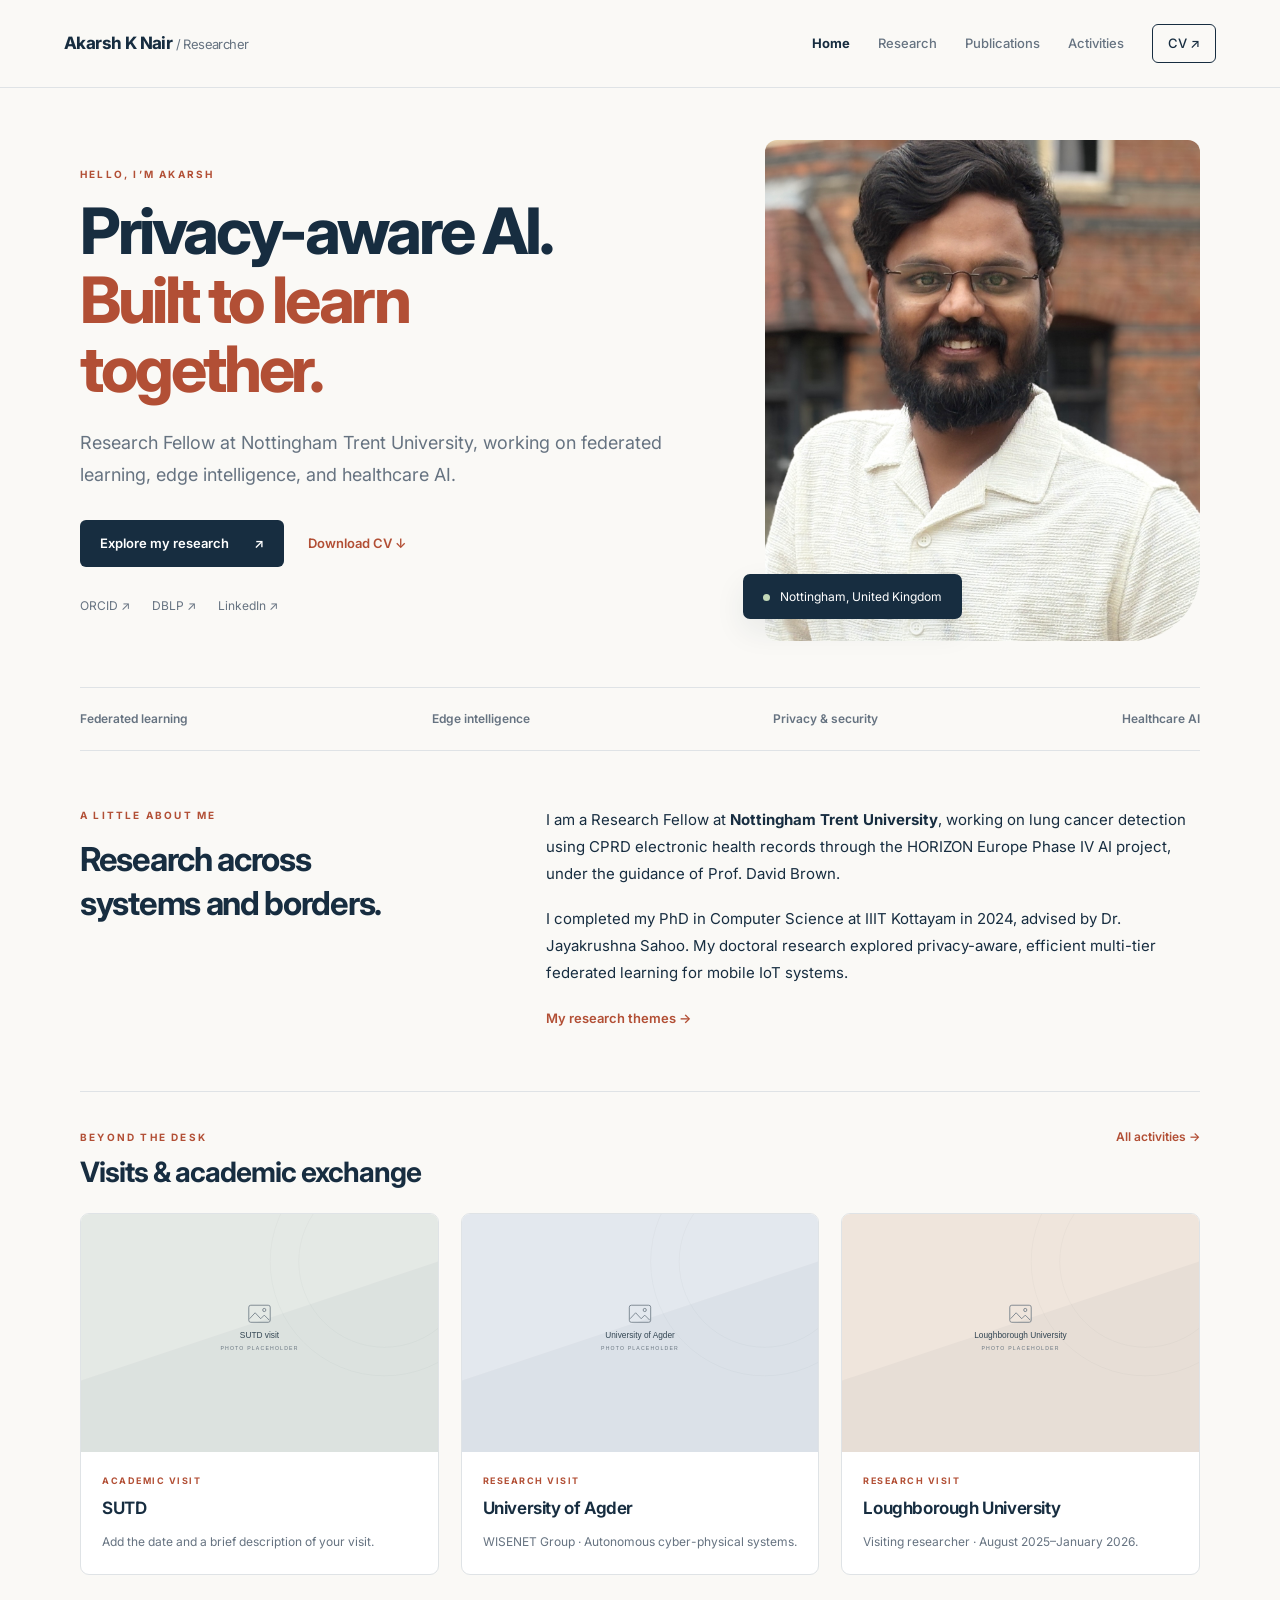
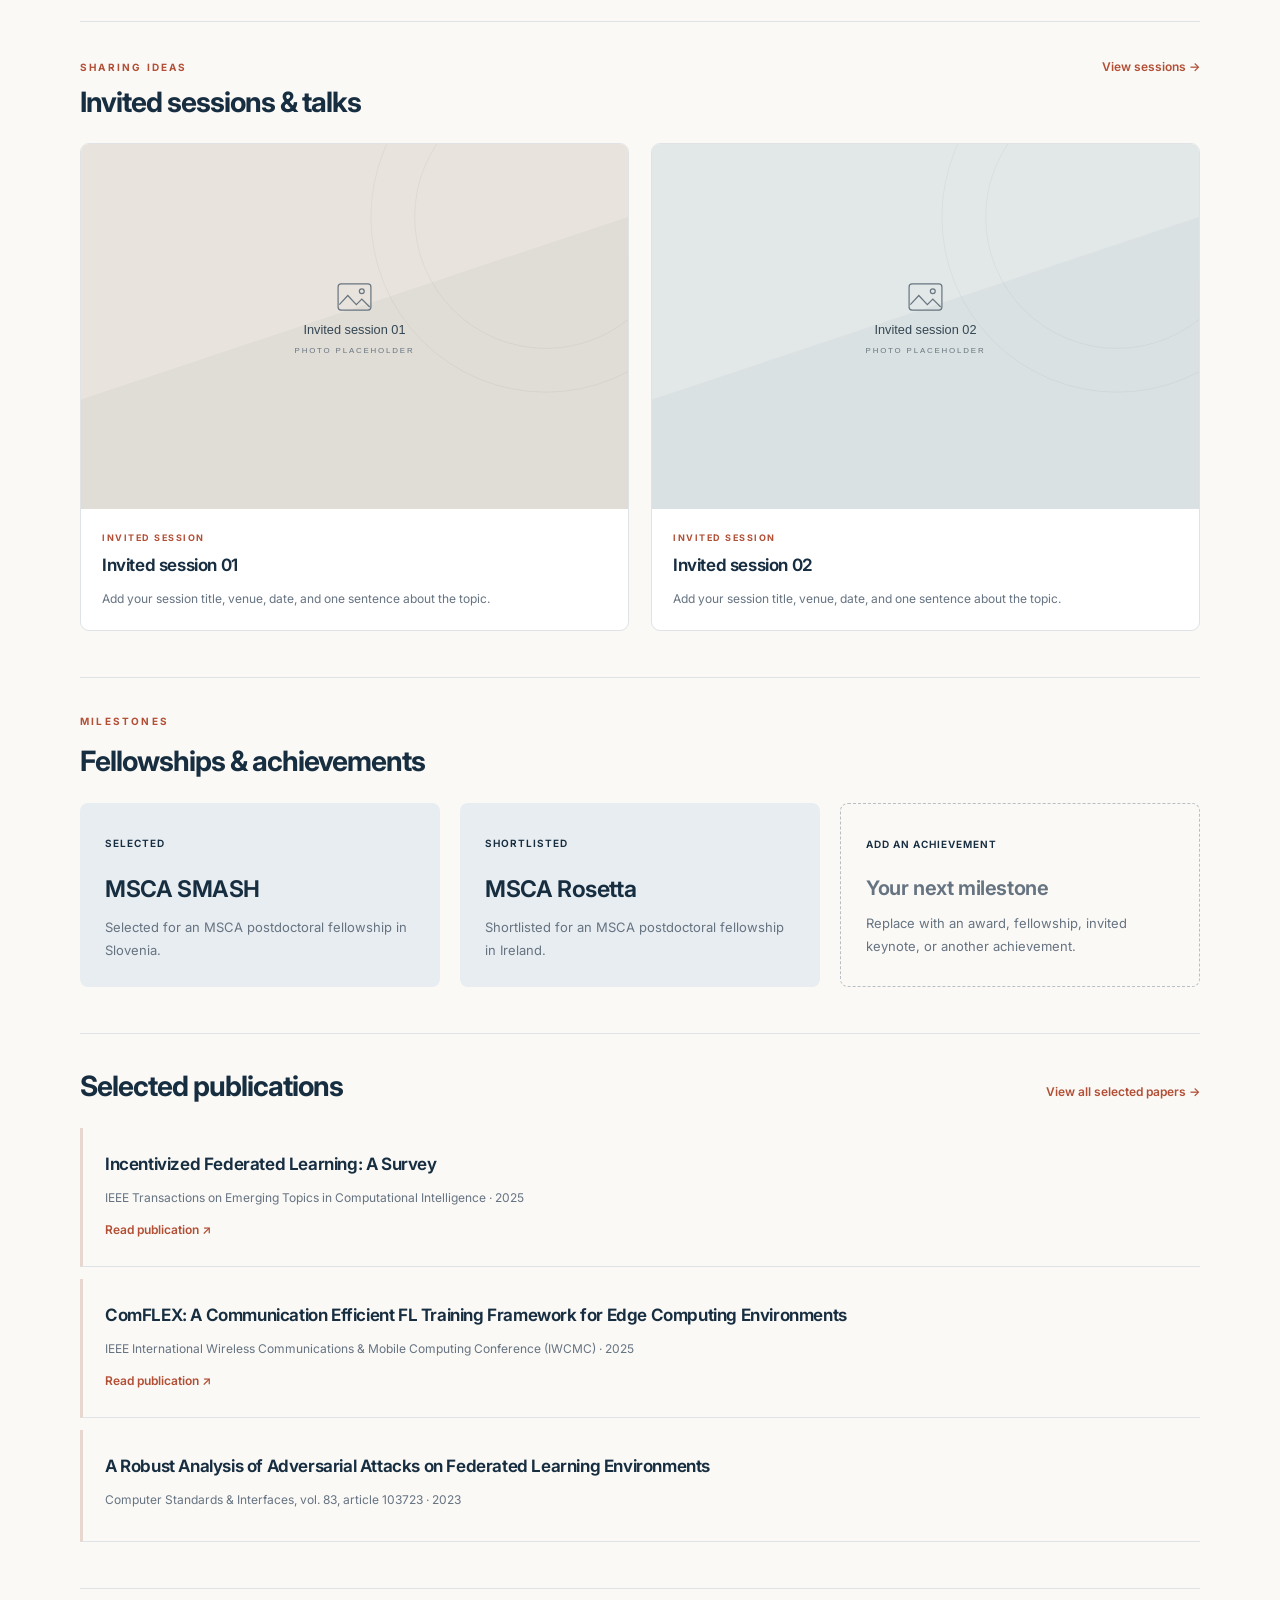
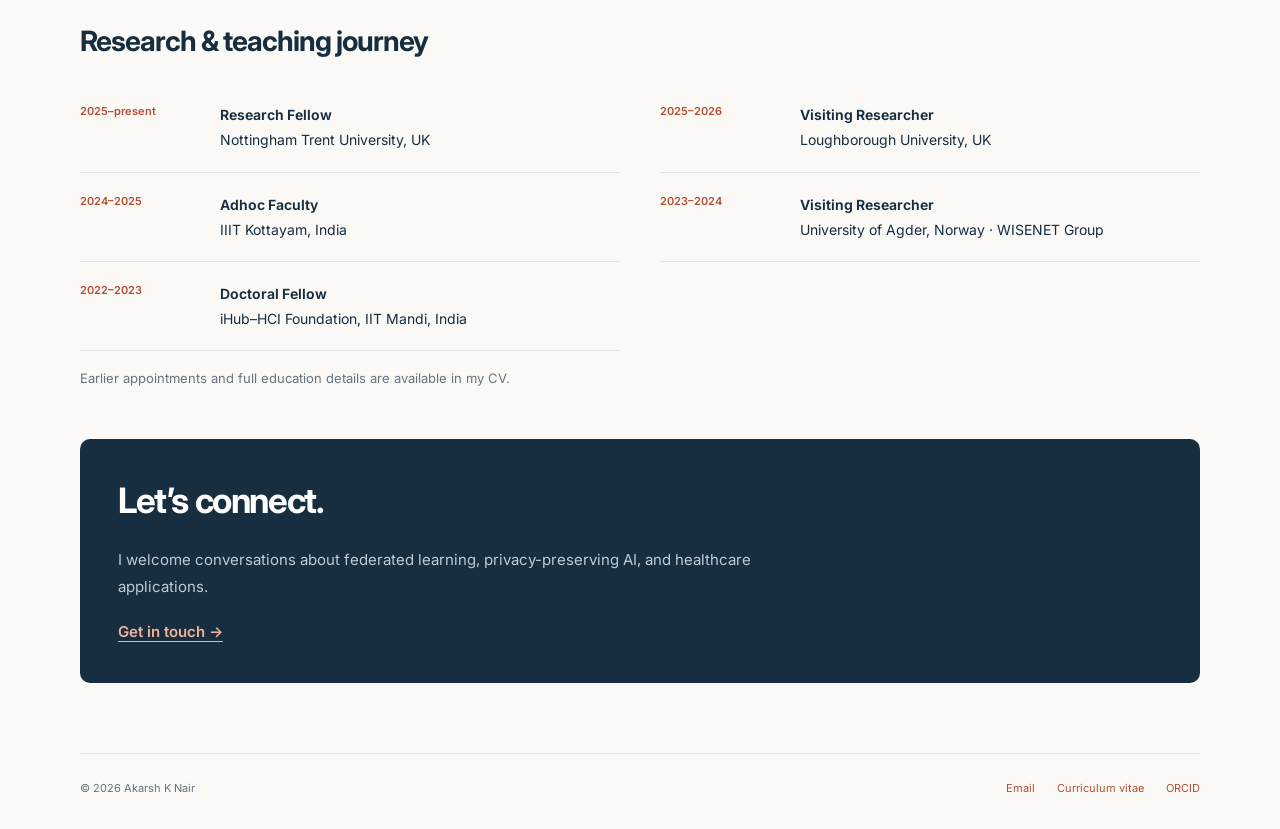
<file: index.html>
<!doctype html>
<html lang="en"><head><meta charset="utf-8"><meta name="viewport" content="width=device-width,initial-scale=1"><title>Home | Akarsh K Nair</title><meta name="description" content="Akarsh K Nair, Research Fellow at Nottingham Trent University. Research in federated learning, edge intelligence, privacy preservation, and healthcare AI."><meta name="theme-color" content="#172d40"><link rel="preconnect" href="https://fonts.googleapis.com"><link rel="preconnect" href="https://fonts.gstatic.com" crossorigin><link href="https://fonts.googleapis.com/css2?family=Inter:wght@400;500;600;700;800&display=swap" rel="stylesheet"><link rel="stylesheet" href="styles.css"><link rel="icon" href="assets/favicon.svg" type="image/svg+xml"></head>
<body><a class="skip" href="#main">Skip to content</a><header class="header"><div class="bar"><a class="brand" href="index.html">Akarsh K Nair<span style="color:var(--muted);font-weight:400"> / Researcher</span></a><nav class="nav" aria-label="Main navigation"><a href="index.html" aria-current="page">Home</a><a href="research.html">Research</a><a href="publications.html">Publications</a><a href="activities.html">Activities</a><a class="cv" href="assets/akarsh-cv.pdf">CV ↗</a></nav></div></header>
<div class="layout home-layout"><main id="main"><section class="hero"><div class="hero-copy"><p class="eyebrow">Hello, I’m Akarsh</p><h1>Privacy-aware AI.<br><span>Built to learn<br>together.</span></h1><p class="lead">Research Fellow at Nottingham Trent University, working on federated learning, edge intelligence, and healthcare AI.</p><div class="actions"><a class="button" href="research.html">Explore my research <span aria-hidden="true">↗</span></a><a class="quiet" href="assets/akarsh-cv.pdf">Download CV ↓</a></div><div class="hero-links"><a href="https://orcid.org/0000-0002-7734-0367">ORCID ↗</a><a href="https://dblp.org/pid/347/6741.html">DBLP ↗</a><a href="https://in.linkedin.com/in/akarsh-k-nair-03298220b">LinkedIn ↗</a></div></div><figure class="hero-portrait"><!-- Replace this src with assets/photos/portrait.jpg after adding your photo. --><img src="assets/photos/IMG_1714.jpg" alt="Portrait placeholder for Akarsh K Nair" width="700" height="880"><figcaption><span class="status-dot" aria-hidden="true"></span> Nottingham, United Kingdom</figcaption></figure></section><div class="research-strip"><span>Federated learning</span><span>Edge intelligence</span><span>Privacy & security</span><span>Healthcare AI</span></div><section class="about-grid"><div><p class="eyebrow">A little about me</p><h2>Research across<br>systems and borders.</h2></div><div><p>I am a Research Fellow at <strong>Nottingham Trent University</strong>, working on lung cancer detection using CPRD electronic health records through the HORIZON Europe Phase IV AI project, under the guidance of Prof. David Brown.</p><p>I completed my PhD in Computer Science at IIIT Kottayam in 2024, advised by Dr. Jayakrushna Sahoo. My doctoral research explored privacy-aware, efficient multi-tier federated learning for mobile IoT systems.</p><a class="text-link" href="research.html">My research themes →</a></div></section><section class="section"><div class="sectionhead"><div><p class="eyebrow">Beyond the desk</p><h2>Visits & academic exchange</h2></div><a href="activities.html">All activities →</a></div><div class="activity-grid"><!-- Replace assets/photos/sutd.svg with your photo; update this src and caption. -->
<article class="activity-card"><img src="assets/photos/sutd.svg" alt="Photo placeholder: SUTD" width="900" height="600" loading="lazy"><div class="card-copy"><p class="eyebrow">Academic visit</p><h3>SUTD</h3><p>Add the date and a brief description of your visit.</p></div></article><!-- Replace assets/photos/agder.svg with your photo; update this src and caption. -->
<article class="activity-card"><img src="assets/photos/agder.svg" alt="Photo placeholder: University of Agder" width="900" height="600" loading="lazy"><div class="card-copy"><p class="eyebrow">Research visit</p><h3>University of Agder</h3><p>WISENET Group · Autonomous cyber-physical systems.</p></div></article><!-- Replace assets/photos/lboro.svg with your photo; update this src and caption. -->
<article class="activity-card"><img src="assets/photos/lboro.svg" alt="Photo placeholder: Loughborough University" width="900" height="600" loading="lazy"><div class="card-copy"><p class="eyebrow">Research visit</p><h3>Loughborough University</h3><p>Visiting researcher · August 2025–January 2026.</p></div></article></div></section><section class="section"><div class="sectionhead"><div><p class="eyebrow">Sharing ideas</p><h2>Invited sessions & talks</h2></div><a href="activities.html#sessions">View sessions →</a></div><div class="activity-grid"><!-- Replace assets/photos/invited-01.svg with your photo; update this src and caption. -->
<article class="activity-card"><img src="assets/photos/invited-01.svg" alt="Photo placeholder: Invited session 01" width="900" height="600" loading="lazy"><div class="card-copy"><p class="eyebrow">Invited session</p><h3>Invited session 01</h3><p>Add your session title, venue, date, and one sentence about the topic.</p></div></article><!-- Replace assets/photos/invited-02.svg with your photo; update this src and caption. -->
<article class="activity-card"><img src="assets/photos/invited-02.svg" alt="Photo placeholder: Invited session 02" width="900" height="600" loading="lazy"><div class="card-copy"><p class="eyebrow">Invited session</p><h3>Invited session 02</h3><p>Add your session title, venue, date, and one sentence about the topic.</p></div></article></div></section><section class="section"><p class="eyebrow">Milestones</p><h2>Fellowships & achievements</h2><div class="achievement-grid"><article class="achievement"><span class="badge">Selected</span><h3>MSCA SMASH</h3><p>Selected for an MSCA postdoctoral fellowship in Slovenia.</p></article><article class="achievement"><span class="badge">Shortlisted</span><h3>MSCA Rosetta</h3><p>Shortlisted for an MSCA postdoctoral fellowship in Ireland.</p></article><article class="achievement achievement-template"><span class="badge">Add an achievement</span><h3>Your next milestone</h3><p>Replace with an award, fellowship, invited keynote, or another achievement.</p></article></div></section><section class="section"><div class="sectionhead"><h2>Selected publications</h2><a href="publications.html">View all selected papers →</a></div><article class="paper"><h3>Incentivized Federated Learning: A Survey</h3><p class="meta">IEEE Transactions on Emerging Topics in Computational Intelligence · 2025</p><a class="paperlink" href="https://doi.org/10.1109/TETCI.2025.3547609">Read publication ↗</a></article><article class="paper"><h3>ComFLEX: A Communication Efficient FL Training Framework for Edge Computing Environments</h3><p class="meta">IEEE International Wireless Communications &amp; Mobile Computing Conference (IWCMC) · 2025</p><a class="paperlink" href="https://doi.org/10.1109/IWCMC65282.2025.11059513">Read publication ↗</a></article><article class="paper"><h3>A Robust Analysis of Adversarial Attacks on Federated Learning Environments</h3><p class="meta">Computer Standards &amp; Interfaces, vol. 83, article 103723 · 2023</p></article></section><section class="section"><h2>Research & teaching journey</h2><ul class="timeline"><li><span class="date">2025–present</span><p><strong>Research Fellow</strong><br>Nottingham Trent University, UK</p></li><li><span class="date">2025–2026</span><p><strong>Visiting Researcher</strong><br>Loughborough University, UK</p></li><li><span class="date">2024–2025</span><p><strong>Adhoc Faculty</strong><br>IIIT Kottayam, India</p></li><li><span class="date">2023–2024</span><p><strong>Visiting Researcher</strong><br>University of Agder, Norway · WISENET Group</p></li><li><span class="date">2022–2023</span><p><strong>Doctoral Fellow</strong><br>iHub–HCI Foundation, IIT Mandi, India</p></li></ul><p class="small" style="margin-top:16px">Earlier appointments and full education details are available in my CV.</p></section><section class="contact"><h2>Let’s connect.</h2><p>I welcome conversations about federated learning, privacy-preserving AI, and healthcare applications.</p><p><a href="mailto:akarsh.k.nair07@gmail.com">Get in touch →</a></p></section></main></div><footer class="footer"><span>© 2026 Akarsh K Nair</span><div class="footlinks"><a href="mailto:akarsh.k.nair07@gmail.com">Email</a><a href="assets/akarsh-cv.pdf">Curriculum vitae</a><a href="https://orcid.org/0000-0002-7734-0367">ORCID</a></div></footer></body></html>
</file>
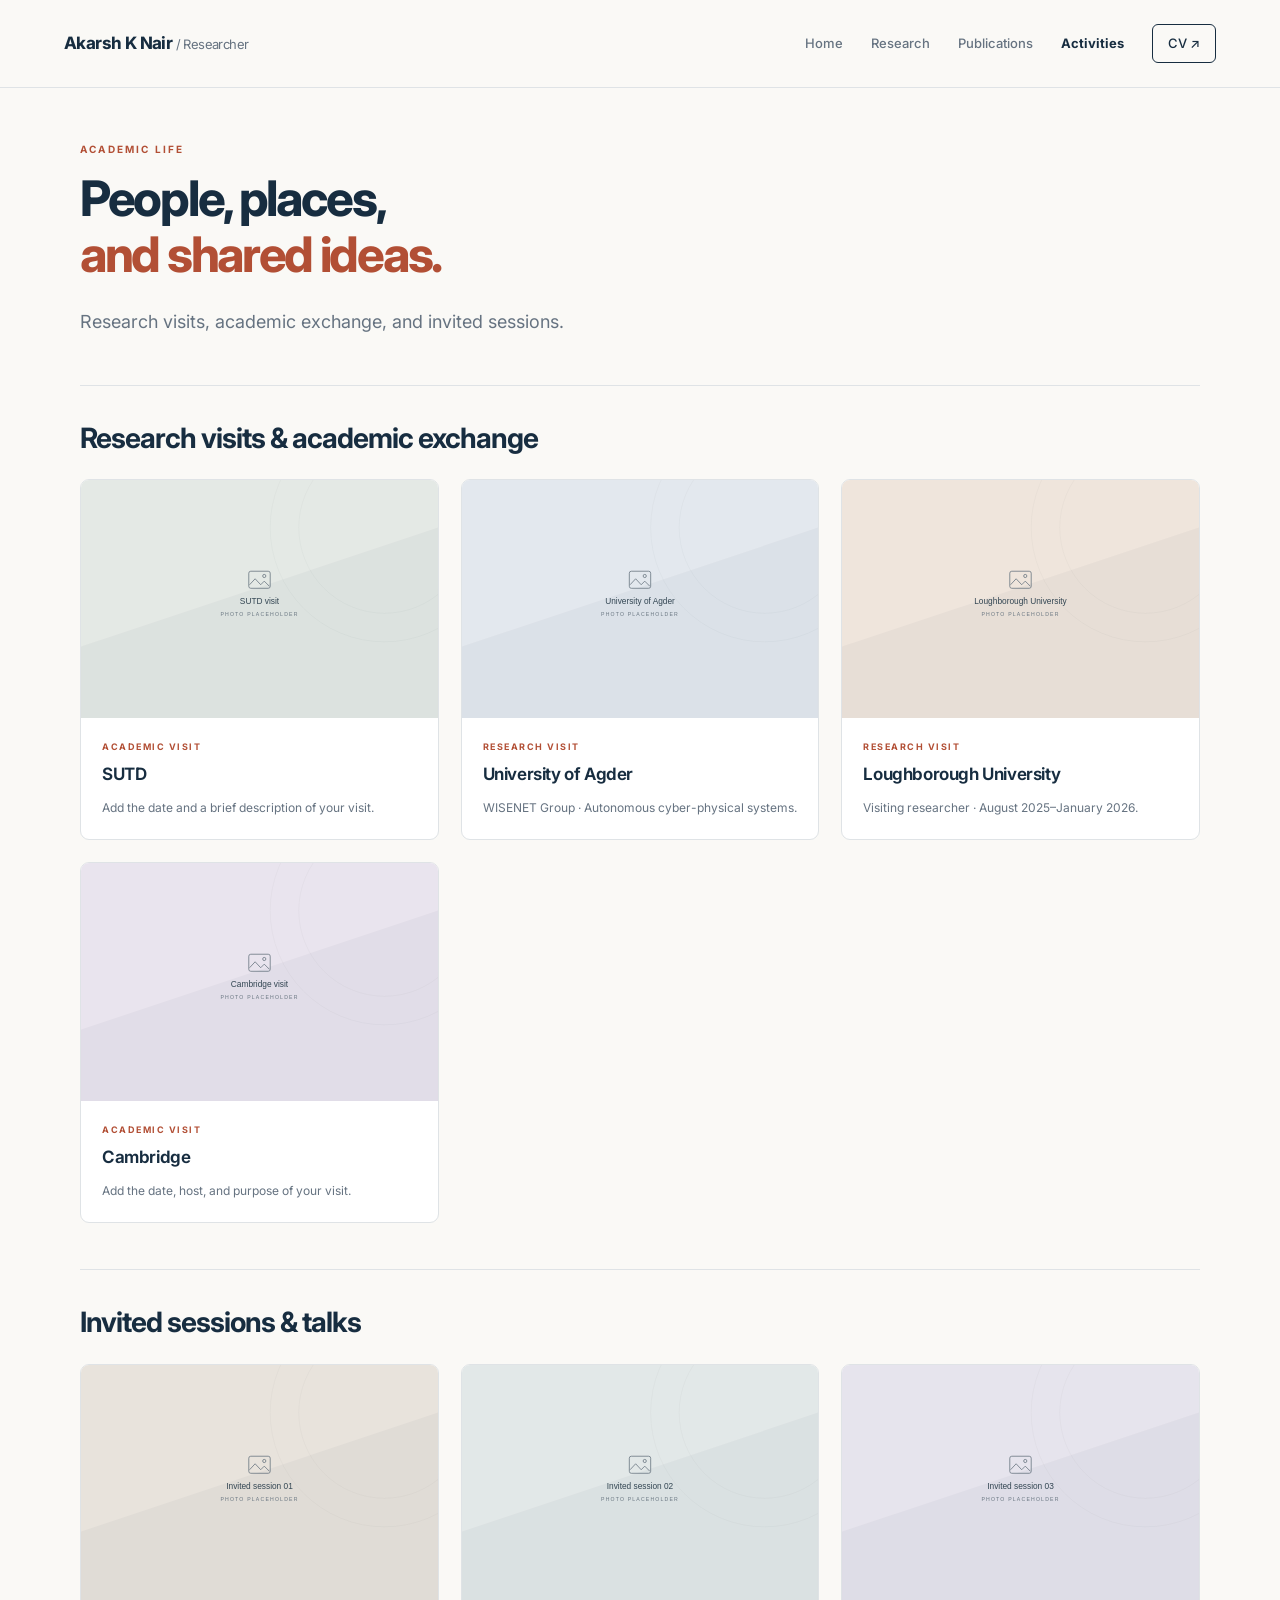
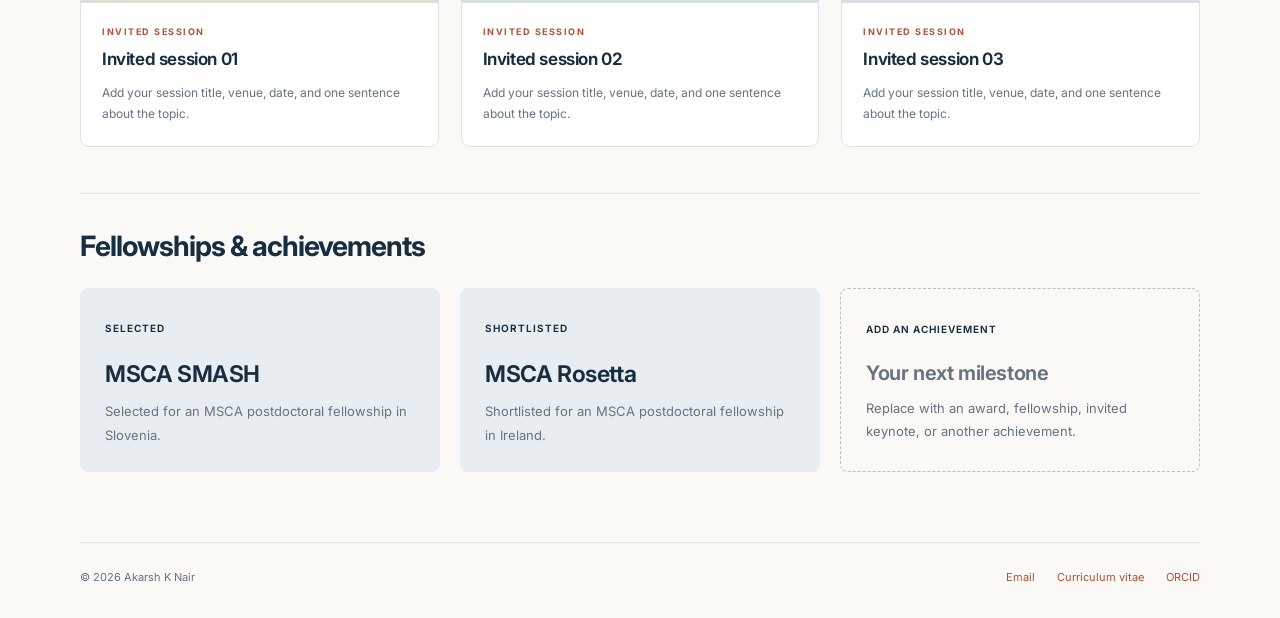
<file: activities.html>
<!doctype html>
<html lang="en"><head><meta charset="utf-8"><meta name="viewport" content="width=device-width,initial-scale=1"><title>Activities | Akarsh K Nair</title><meta name="description" content="Akarsh K Nair, Research Fellow at Nottingham Trent University. Research in federated learning, edge intelligence, privacy preservation, and healthcare AI."><meta name="theme-color" content="#172d40"><link rel="preconnect" href="https://fonts.googleapis.com"><link rel="preconnect" href="https://fonts.gstatic.com" crossorigin><link href="https://fonts.googleapis.com/css2?family=Inter:wght@400;500;600;700;800&display=swap" rel="stylesheet"><link rel="stylesheet" href="styles.css"><link rel="icon" href="assets/favicon.svg" type="image/svg+xml"></head>
<body><a class="skip" href="#main">Skip to content</a><header class="header"><div class="bar"><a class="brand" href="index.html">Akarsh K Nair<span style="color:var(--muted);font-weight:400"> / Researcher</span></a><nav class="nav" aria-label="Main navigation"><a href="index.html">Home</a><a href="research.html">Research</a><a href="publications.html">Publications</a><a href="activities.html" aria-current="page">Activities</a><a class="cv" href="assets/akarsh-cv.pdf">CV ↗</a></nav></div></header>
<div class="layout activities-layout"><main id="main"><p class="eyebrow">Academic life</p><h1>People, places,<br><span>and shared ideas.</span></h1><p class="lead">Research visits, academic exchange, and invited sessions.</p><section class="section" id="visits"><h2>Research visits & academic exchange</h2><div class="activity-grid"><!-- Replace assets/photos/sutd.svg with your photo; update this src and caption. -->
<article class="activity-card"><img src="assets/photos/sutd.svg" alt="Photo placeholder: SUTD" width="900" height="600" loading="lazy"><div class="card-copy"><p class="eyebrow">Academic visit</p><h3>SUTD</h3><p>Add the date and a brief description of your visit.</p></div></article><!-- Replace assets/photos/agder.svg with your photo; update this src and caption. -->
<article class="activity-card"><img src="assets/photos/agder.svg" alt="Photo placeholder: University of Agder" width="900" height="600" loading="lazy"><div class="card-copy"><p class="eyebrow">Research visit</p><h3>University of Agder</h3><p>WISENET Group · Autonomous cyber-physical systems.</p></div></article><!-- Replace assets/photos/lboro.svg with your photo; update this src and caption. -->
<article class="activity-card"><img src="assets/photos/lboro.svg" alt="Photo placeholder: Loughborough University" width="900" height="600" loading="lazy"><div class="card-copy"><p class="eyebrow">Research visit</p><h3>Loughborough University</h3><p>Visiting researcher · August 2025–January 2026.</p></div></article><!-- Replace assets/photos/cambridge.svg with your photo; update this src and caption. -->
<article class="activity-card"><img src="assets/photos/cambridge.svg" alt="Photo placeholder: Cambridge" width="900" height="600" loading="lazy"><div class="card-copy"><p class="eyebrow">Academic visit</p><h3>Cambridge</h3><p>Add the date, host, and purpose of your visit.</p></div></article></div></section><section class="section" id="sessions"><h2>Invited sessions & talks</h2><div class="activity-grid"><!-- Replace assets/photos/invited-01.svg with your photo; update this src and caption. -->
<article class="activity-card"><img src="assets/photos/invited-01.svg" alt="Photo placeholder: Invited session 01" width="900" height="600" loading="lazy"><div class="card-copy"><p class="eyebrow">Invited session</p><h3>Invited session 01</h3><p>Add your session title, venue, date, and one sentence about the topic.</p></div></article><!-- Replace assets/photos/invited-02.svg with your photo; update this src and caption. -->
<article class="activity-card"><img src="assets/photos/invited-02.svg" alt="Photo placeholder: Invited session 02" width="900" height="600" loading="lazy"><div class="card-copy"><p class="eyebrow">Invited session</p><h3>Invited session 02</h3><p>Add your session title, venue, date, and one sentence about the topic.</p></div></article><!-- Replace assets/photos/invited-03.svg with your photo; update this src and caption. -->
<article class="activity-card"><img src="assets/photos/invited-03.svg" alt="Photo placeholder: Invited session 03" width="900" height="600" loading="lazy"><div class="card-copy"><p class="eyebrow">Invited session</p><h3>Invited session 03</h3><p>Add your session title, venue, date, and one sentence about the topic.</p></div></article></div></section><section class="section" id="achievements"><h2>Fellowships & achievements</h2><div class="achievement-grid"><article class="achievement"><span class="badge">Selected</span><h3>MSCA SMASH</h3><p>Selected for an MSCA postdoctoral fellowship in Slovenia.</p></article><article class="achievement"><span class="badge">Shortlisted</span><h3>MSCA Rosetta</h3><p>Shortlisted for an MSCA postdoctoral fellowship in Ireland.</p></article><article class="achievement achievement-template"><span class="badge">Add an achievement</span><h3>Your next milestone</h3><p>Replace with an award, fellowship, invited keynote, or another achievement.</p></article></div></section></main></div><footer class="footer"><span>© 2026 Akarsh K Nair</span><div class="footlinks"><a href="mailto:akarsh.k.nair07@gmail.com">Email</a><a href="assets/akarsh-cv.pdf">Curriculum vitae</a><a href="https://orcid.org/0000-0002-7734-0367">ORCID</a></div></footer></body></html>
</file>
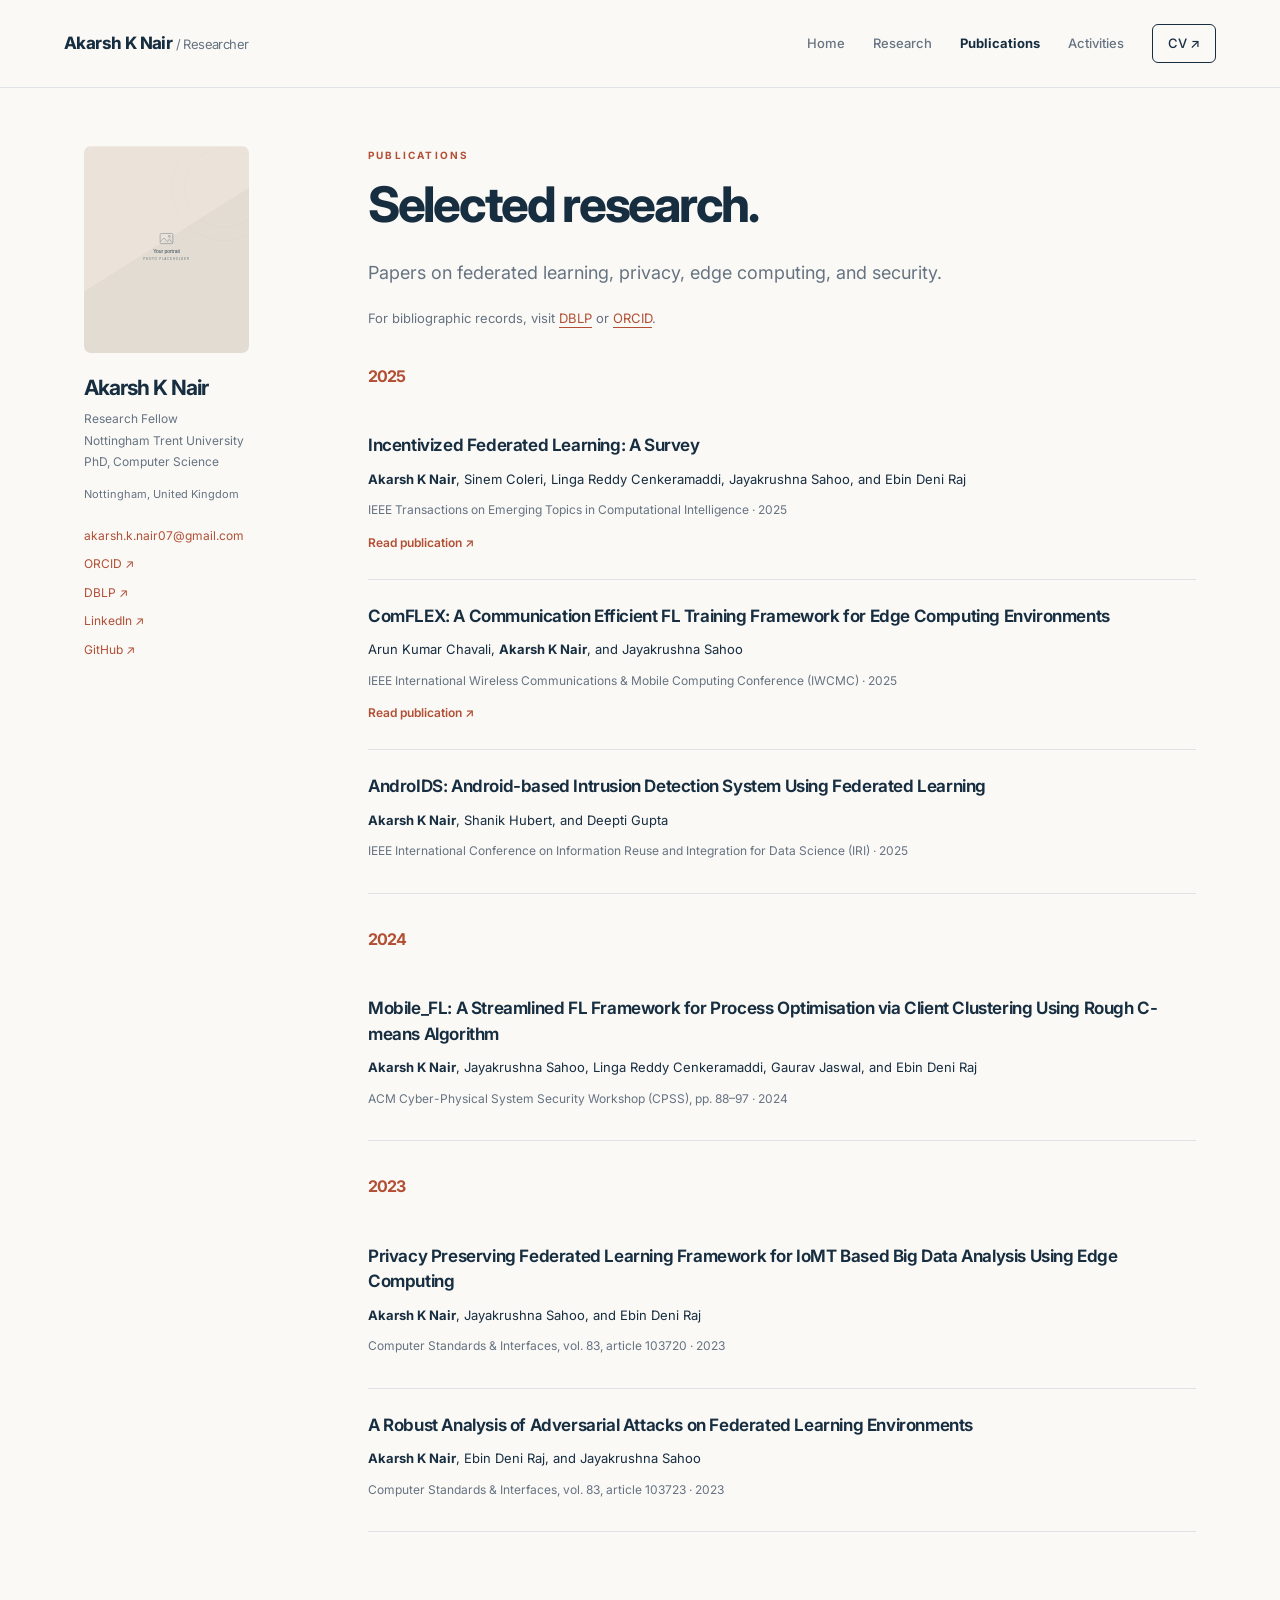
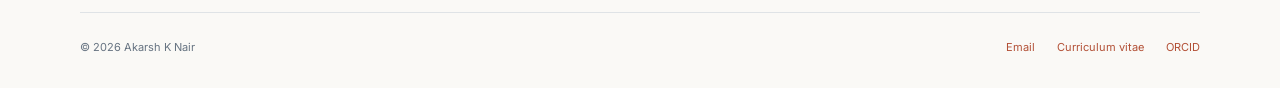
<file: publications.html>
<!doctype html>
<html lang="en"><head><meta charset="utf-8"><meta name="viewport" content="width=device-width,initial-scale=1"><title>Publications | Akarsh K Nair</title><meta name="description" content="Akarsh K Nair, Research Fellow at Nottingham Trent University. Research in federated learning, edge intelligence, privacy preservation, and healthcare AI."><meta name="theme-color" content="#172d40"><link rel="preconnect" href="https://fonts.googleapis.com"><link rel="preconnect" href="https://fonts.gstatic.com" crossorigin><link href="https://fonts.googleapis.com/css2?family=Inter:wght@400;500;600;700;800&display=swap" rel="stylesheet"><link rel="stylesheet" href="styles.css"><link rel="icon" href="assets/favicon.svg" type="image/svg+xml"></head>
<body><a class="skip" href="#main">Skip to content</a><header class="header"><div class="bar"><a class="brand" href="index.html">Akarsh K Nair<span style="color:var(--muted);font-weight:400"> / Researcher</span></a><nav class="nav" aria-label="Main navigation"><a href="index.html">Home</a><a href="research.html">Research</a><a href="publications.html" aria-current="page">Publications</a><a href="activities.html">Activities</a><a class="cv" href="assets/akarsh-cv.pdf">CV ↗</a></nav></div></header>
<div class="layout"><aside class="profile" aria-label="Researcher profile"><img class="profile-photo" src="assets/photos/portrait.svg" alt="Portrait placeholder for Akarsh K Nair" width="700" height="880"><h2>Akarsh K Nair</h2><p class="role">Research Fellow<br>Nottingham Trent University<br>PhD, Computer Science</p><p class="location">Nottingham, United Kingdom</p><ul class="links"><li class="email"><a href="mailto:akarsh.k.nair07@gmail.com">akarsh.k.nair07@gmail.com</a></li><li><a href="https://orcid.org/0000-0002-7734-0367">ORCID ↗</a></li><li><a href="https://dblp.org/pid/347/6741.html">DBLP ↗</a></li><li><a href="https://in.linkedin.com/in/akarsh-k-nair-03298220b">LinkedIn ↗</a></li><li><a href="https://github.com/akarshkongassery">GitHub ↗</a></li></ul></aside><main id="main"><p class="eyebrow">Publications</p><h1>Selected research.</h1><p class="lead">Papers on federated learning, privacy, edge computing, and security.</p><p class="small">For bibliographic records, visit <a href="https://dblp.org/pid/347/6741.html">DBLP</a> or <a href="https://orcid.org/0000-0002-7734-0367">ORCID</a>.</p><h2 class="pubyear">2025</h2><article class="paper"><h3>Incentivized Federated Learning: A Survey</h3><p class="authors"><strong>Akarsh K Nair</strong>, Sinem Coleri, Linga Reddy Cenkeramaddi, Jayakrushna Sahoo, and Ebin Deni Raj</p><p class="meta">IEEE Transactions on Emerging Topics in Computational Intelligence · 2025</p><a class="paperlink" href="https://doi.org/10.1109/TETCI.2025.3547609">Read publication ↗</a></article><article class="paper"><h3>ComFLEX: A Communication Efficient FL Training Framework for Edge Computing Environments</h3><p class="authors">Arun Kumar Chavali, <strong>Akarsh K Nair</strong>, and Jayakrushna Sahoo</p><p class="meta">IEEE International Wireless Communications &amp; Mobile Computing Conference (IWCMC) · 2025</p><a class="paperlink" href="https://doi.org/10.1109/IWCMC65282.2025.11059513">Read publication ↗</a></article><article class="paper"><h3>AndroIDS: Android-based Intrusion Detection System Using Federated Learning</h3><p class="authors"><strong>Akarsh K Nair</strong>, Shanik Hubert, and Deepti Gupta</p><p class="meta">IEEE International Conference on Information Reuse and Integration for Data Science (IRI) · 2025</p></article><h2 class="pubyear">2024</h2><article class="paper"><h3>Mobile_FL: A Streamlined FL Framework for Process Optimisation via Client Clustering Using Rough C-means Algorithm</h3><p class="authors"><strong>Akarsh K Nair</strong>, Jayakrushna Sahoo, Linga Reddy Cenkeramaddi, Gaurav Jaswal, and Ebin Deni Raj</p><p class="meta">ACM Cyber-Physical System Security Workshop (CPSS), pp. 88–97 · 2024</p></article><h2 class="pubyear">2023</h2><article class="paper"><h3>Privacy Preserving Federated Learning Framework for IoMT Based Big Data Analysis Using Edge Computing</h3><p class="authors"><strong>Akarsh K Nair</strong>, Jayakrushna Sahoo, and Ebin Deni Raj</p><p class="meta">Computer Standards &amp; Interfaces, vol. 83, article 103720 · 2023</p></article><article class="paper"><h3>A Robust Analysis of Adversarial Attacks on Federated Learning Environments</h3><p class="authors"><strong>Akarsh K Nair</strong>, Ebin Deni Raj, and Jayakrushna Sahoo</p><p class="meta">Computer Standards &amp; Interfaces, vol. 83, article 103723 · 2023</p></article></main></div><footer class="footer"><span>© 2026 Akarsh K Nair</span><div class="footlinks"><a href="mailto:akarsh.k.nair07@gmail.com">Email</a><a href="assets/akarsh-cv.pdf">Curriculum vitae</a><a href="https://orcid.org/0000-0002-7734-0367">ORCID</a></div></footer></body></html>
</file>
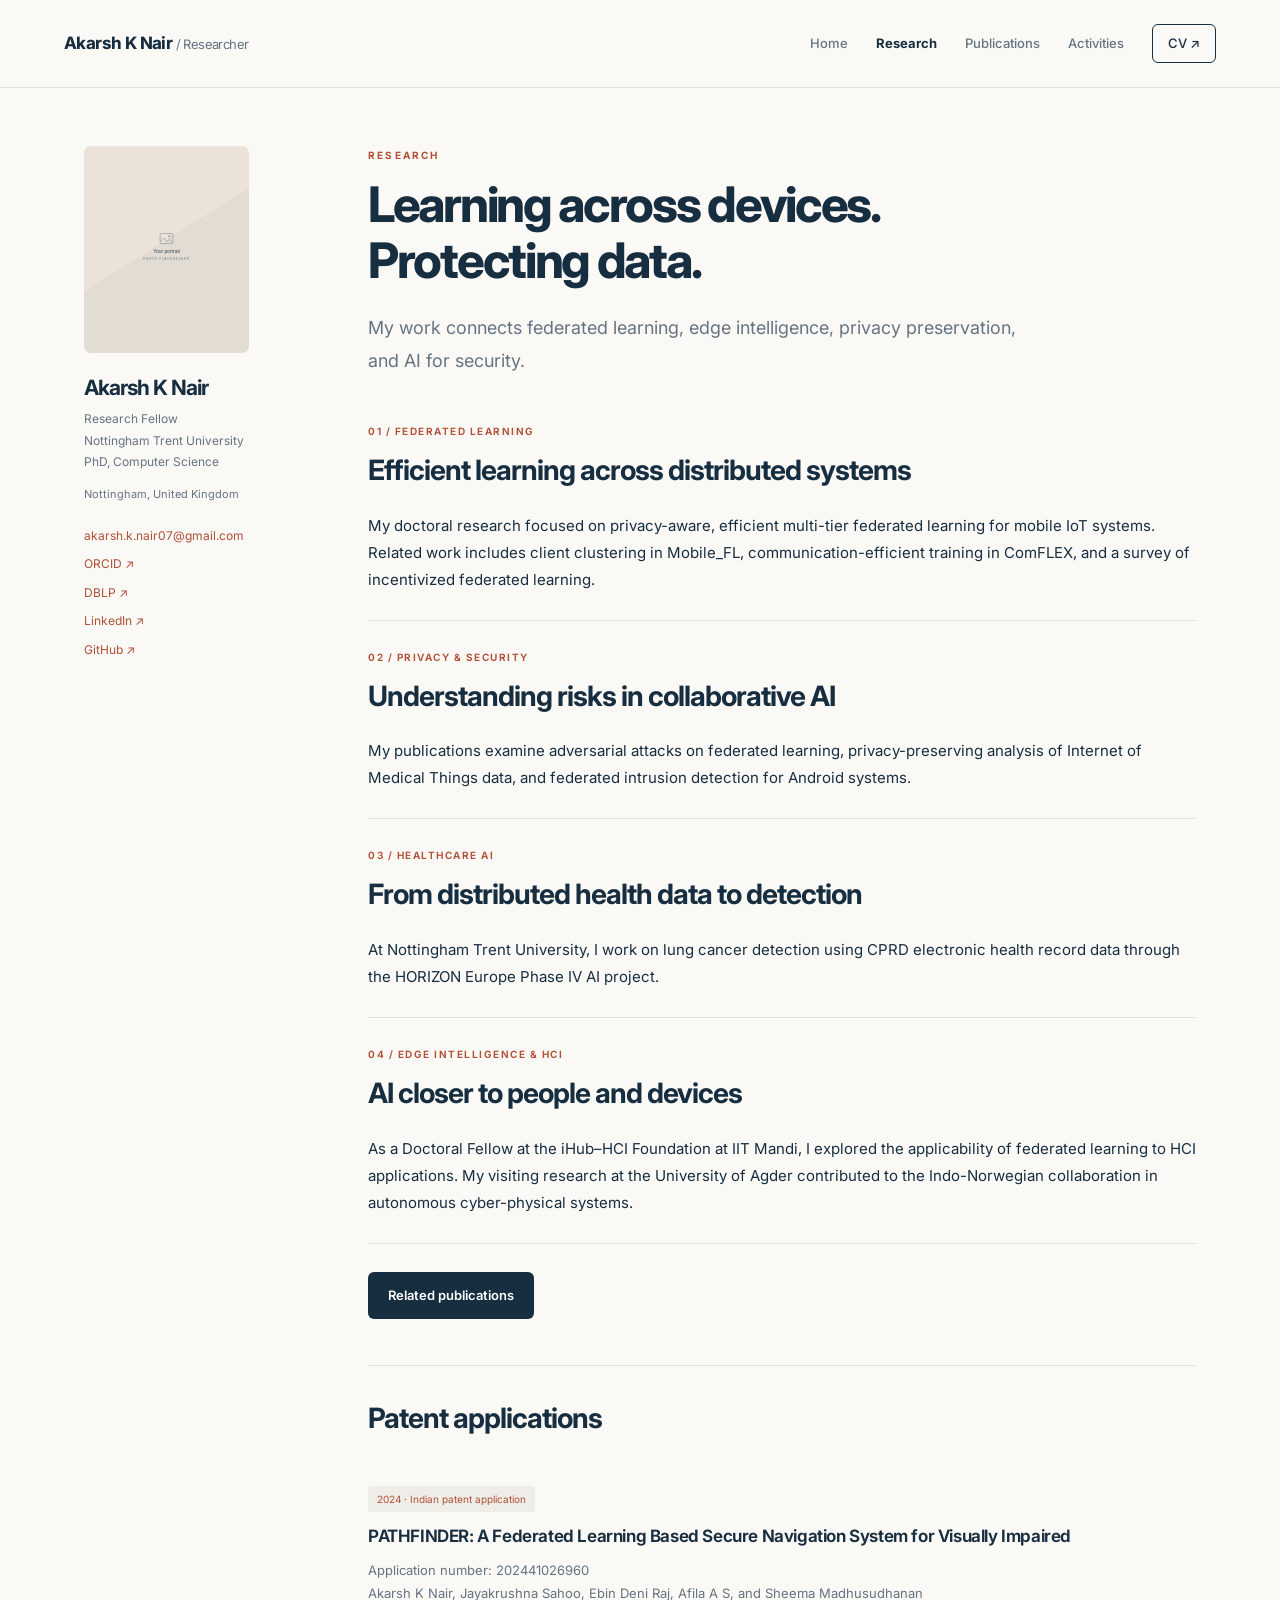
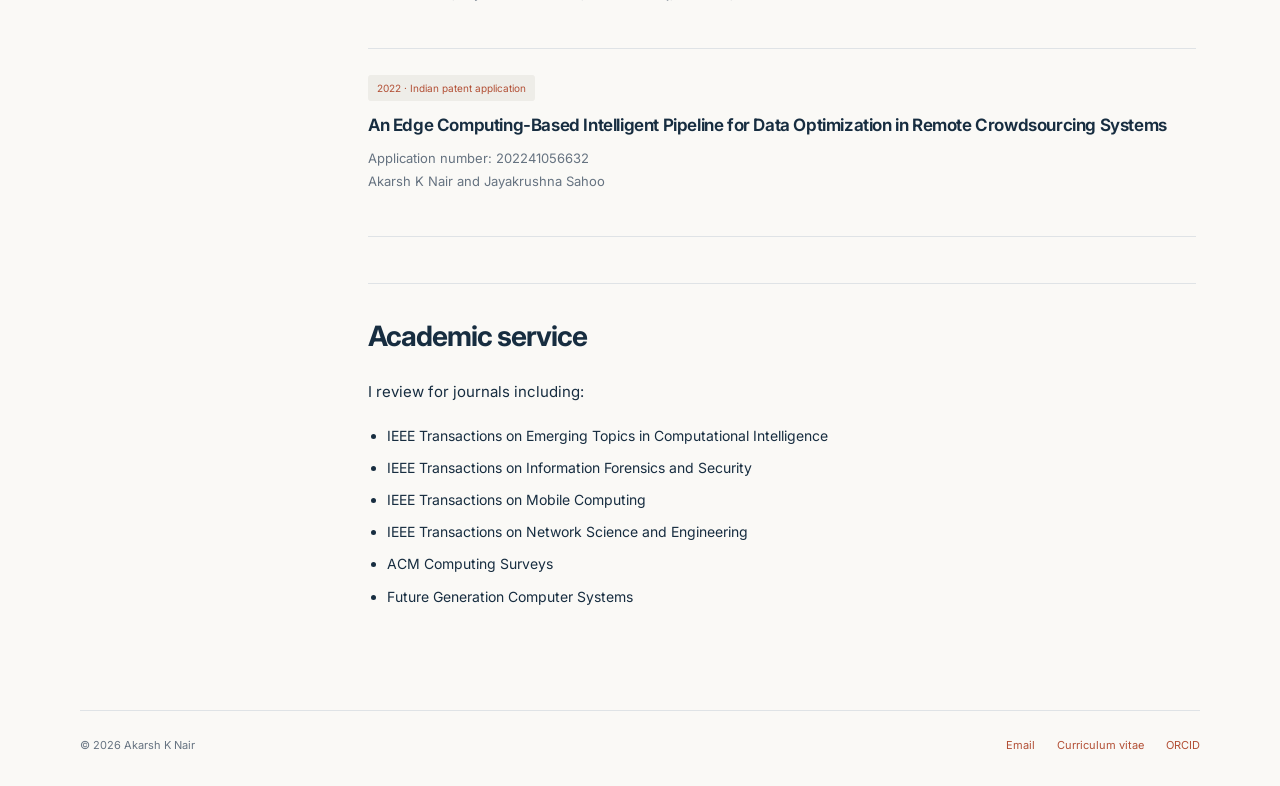
<file: research.html>
<!doctype html>
<html lang="en"><head><meta charset="utf-8"><meta name="viewport" content="width=device-width,initial-scale=1"><title>Research | Akarsh K Nair</title><meta name="description" content="Akarsh K Nair, Research Fellow at Nottingham Trent University. Research in federated learning, edge intelligence, privacy preservation, and healthcare AI."><meta name="theme-color" content="#172d40"><link rel="preconnect" href="https://fonts.googleapis.com"><link rel="preconnect" href="https://fonts.gstatic.com" crossorigin><link href="https://fonts.googleapis.com/css2?family=Inter:wght@400;500;600;700;800&display=swap" rel="stylesheet"><link rel="stylesheet" href="styles.css"><link rel="icon" href="assets/favicon.svg" type="image/svg+xml"></head>
<body><a class="skip" href="#main">Skip to content</a><header class="header"><div class="bar"><a class="brand" href="index.html">Akarsh K Nair<span style="color:var(--muted);font-weight:400"> / Researcher</span></a><nav class="nav" aria-label="Main navigation"><a href="index.html">Home</a><a href="research.html" aria-current="page">Research</a><a href="publications.html">Publications</a><a href="activities.html">Activities</a><a class="cv" href="assets/akarsh-cv.pdf">CV ↗</a></nav></div></header>
<div class="layout"><aside class="profile" aria-label="Researcher profile"><img class="profile-photo" src="assets/photos/portrait.svg" alt="Portrait placeholder for Akarsh K Nair" width="700" height="880"><h2>Akarsh K Nair</h2><p class="role">Research Fellow<br>Nottingham Trent University<br>PhD, Computer Science</p><p class="location">Nottingham, United Kingdom</p><ul class="links"><li class="email"><a href="mailto:akarsh.k.nair07@gmail.com">akarsh.k.nair07@gmail.com</a></li><li><a href="https://orcid.org/0000-0002-7734-0367">ORCID ↗</a></li><li><a href="https://dblp.org/pid/347/6741.html">DBLP ↗</a></li><li><a href="https://in.linkedin.com/in/akarsh-k-nair-03298220b">LinkedIn ↗</a></li><li><a href="https://github.com/akarshkongassery">GitHub ↗</a></li></ul></aside><main id="main"><p class="eyebrow">Research</p><h1>Learning across devices.<br>Protecting data.</h1><p class="lead">My work connects federated learning, edge intelligence, privacy preservation, and AI for security.</p><section class="topic"><p class="number">01 / FEDERATED LEARNING</p><h2>Efficient learning across distributed systems</h2><p>My doctoral research focused on privacy-aware, efficient multi-tier federated learning for mobile IoT systems. Related work includes client clustering in Mobile_FL, communication-efficient training in ComFLEX, and a survey of incentivized federated learning.</p></section><section class="topic"><p class="number">02 / PRIVACY & SECURITY</p><h2>Understanding risks in collaborative AI</h2><p>My publications examine adversarial attacks on federated learning, privacy-preserving analysis of Internet of Medical Things data, and federated intrusion detection for Android systems.</p></section><section class="topic"><p class="number">03 / HEALTHCARE AI</p><h2>From distributed health data to detection</h2><p>At Nottingham Trent University, I work on lung cancer detection using CPRD electronic health record data through the HORIZON Europe Phase IV AI project.</p></section><section class="topic"><p class="number">04 / EDGE INTELLIGENCE & HCI</p><h2>AI closer to people and devices</h2><p>As a Doctoral Fellow at the iHub–HCI Foundation at IIT Mandi, I explored the applicability of federated learning to HCI applications. My visiting research at the University of Agder contributed to the Indo-Norwegian collaboration in autonomous cyber-physical systems.</p></section><div class="actions"><a class="button" href="publications.html">Related publications</a></div><section class="section"><h2>Patent applications</h2><article class="paper"><span class="tag">2024 · Indian patent application</span><h3>PATHFINDER: A Federated Learning Based Secure Navigation System for Visually Impaired</h3><p class="small">Application number: 202441026960<br>Akarsh K Nair, Jayakrushna Sahoo, Ebin Deni Raj, Afila A S, and Sheema Madhusudhanan</p></article><article class="paper"><span class="tag">2022 · Indian patent application</span><h3>An Edge Computing-Based Intelligent Pipeline for Data Optimization in Remote Crowdsourcing Systems</h3><p class="small">Application number: 202241056632<br>Akarsh K Nair and Jayakrushna Sahoo</p></article></section><section class="section"><h2>Academic service</h2><p>I review for journals including:</p><ul class="service"><li>IEEE Transactions on Emerging Topics in Computational Intelligence</li><li>IEEE Transactions on Information Forensics and Security</li><li>IEEE Transactions on Mobile Computing</li><li>IEEE Transactions on Network Science and Engineering</li><li>ACM Computing Surveys</li><li>Future Generation Computer Systems</li></ul></section></main></div><footer class="footer"><span>© 2026 Akarsh K Nair</span><div class="footlinks"><a href="mailto:akarsh.k.nair07@gmail.com">Email</a><a href="assets/akarsh-cv.pdf">Curriculum vitae</a><a href="https://orcid.org/0000-0002-7734-0367">ORCID</a></div></footer></body></html>
</file>
<file: styles.css>
:root{--ink:#172d40;--muted:#667381;--accent:#b24f35;--line:#dfe3e6;--paper:#faf9f6;--wash:#eeede8;--blue:#e8edf1}
*{box-sizing:border-box}html{scroll-behavior:smooth;scroll-padding-top:25px}body{margin:0;background:var(--paper);color:var(--ink);font:15px/1.8 Inter,ui-sans-serif,system-ui,-apple-system,BlinkMacSystemFont,"Segoe UI",sans-serif;-webkit-font-smoothing:antialiased}a{color:var(--accent);text-underline-offset:4px}a:hover{color:#853923}a:focus-visible{outline:3px solid #b24f35;outline-offset:5px}img{display:block;max-width:100%;height:auto}.skip{position:absolute;left:16px;top:-80px;background:white;padding:8px;z-index:10}.skip:focus{top:8px}.header{border-bottom:1px solid var(--line);background:var(--paper)}.bar{max-width:1240px;margin:auto;display:flex;align-items:center;justify-content:space-between;padding:24px 44px;gap:20px}.brand{text-decoration:none;color:var(--ink);font-weight:750;letter-spacing:-.6px;font-size:17px}.brand span{font-size:13px}.nav{display:flex;gap:28px;align-items:center}.nav a{text-decoration:none;font-size:13px;color:var(--muted);font-weight:500}.nav a[aria-current=page]{color:var(--ink);font-weight:700}.nav .cv{padding:7px 15px;border:1px solid var(--ink);border-radius:6px;color:var(--ink)}.layout{max-width:1160px;margin:0 auto;display:grid;grid-template-columns:220px minmax(0,1fr);gap:64px;padding:58px 24px 80px}.home-layout,.activities-layout{display:block;max-width:1208px;padding:52px 44px 70px}.hero{display:grid;grid-template-columns:1.4fr 1fr;gap:75px;align-items:center}.hero-copy{padding:14px 0}.eyebrow{text-transform:uppercase;font-size:10px;font-weight:700;letter-spacing:2.2px;color:var(--accent);margin:0 0 13px}h1{font-weight:750;font-size:49px;line-height:1.13;letter-spacing:-2.3px;margin:0 0 24px;max-width:770px}h1 span{color:var(--accent)}.hero h1{font-size:64px;letter-spacing:-3.4px;line-height:1.08}.lead{font-size:18px;line-height:1.8;color:var(--muted);max-width:650px}h2{font-size:28px;font-weight:700;line-height:1.35;letter-spacing:-1px;margin:0 0 22px}h3{font-size:18px;line-height:1.5;letter-spacing:-.4px;margin:0 0 9px;font-weight:650}p{margin:0 0 18px}.hero-portrait{margin:0;position:relative}.hero-portrait img{width:100%;aspect-ratio:4/4.6;object-fit:cover;border-radius:12px 12px 70px 12px}.hero-portrait figcaption{position:absolute;bottom:22px;left:-22px;background:var(--ink);color:#fff;padding:12px 20px;border-radius:7px;font-size:12px;box-shadow:0 12px 30px #172d4014}.status-dot{width:7px;height:7px;display:inline-block;background:#c3d8b8;border-radius:50%;margin-right:7px}.actions{display:flex;gap:24px;align-items:center;flex-wrap:wrap;margin:28px 0}.button{display:inline-flex;align-items:center;gap:25px;text-decoration:none;background:var(--ink);color:white;padding:12px 20px;border-radius:6px;font-size:13px;font-weight:600}.button:hover{background:#29475d;color:white}.quiet{font-size:13px;text-decoration:none;font-weight:600}.hero-links{display:flex;gap:22px;flex-wrap:wrap}.hero-links a{font-size:12px;color:var(--muted);text-decoration:none}.research-strip{margin:46px 0 55px;display:flex;justify-content:space-between;gap:20px;flex-wrap:wrap;padding:20px 0;border-top:1px solid var(--line);border-bottom:1px solid var(--line);font-size:12px;font-weight:600;color:var(--muted)}.about-grid{display:grid;grid-template-columns:1fr 1.65fr;gap:70px;margin:20px 0 60px}.about-grid h2{font-size:33px;letter-spacing:-1.3px}.text-link{font-size:13px;font-weight:600;text-decoration:none}.section{border-top:1px solid var(--line);padding-top:34px;margin-top:46px}.sectionhead{display:flex;justify-content:space-between;align-items:baseline;gap:15px}.sectionhead a{font-size:12px;white-space:nowrap;font-weight:600;text-decoration:none}.sectionhead .eyebrow{margin-bottom:8px}.activity-grid{display:grid;grid-template-columns:repeat(3,minmax(0,1fr));gap:22px}.activity-card{background:#fff;border:1px solid var(--line);border-radius:9px;overflow:hidden}.activity-card img{width:100%;aspect-ratio:3/2;object-fit:cover}.card-copy{padding:21px}.card-copy .eyebrow{font-size:9px;letter-spacing:1.5px;margin-bottom:7px}.card-copy h3{font-size:17px}.card-copy p:last-child{font-size:12px;color:var(--muted);margin:0;line-height:1.8}.activity-grid:has(> :nth-child(2):last-child){grid-template-columns:repeat(2,minmax(0,1fr))}.achievement-grid{display:grid;grid-template-columns:repeat(3,minmax(0,1fr));gap:20px}.achievement{background:var(--blue);padding:25px;border-radius:8px}.achievement h3{margin-top:17px;font-size:23px}.achievement p{margin:0;font-size:13px;color:var(--muted)}.badge{font-size:10px;letter-spacing:1px;text-transform:uppercase;color:var(--ink);font-weight:650}.achievement-template{background:transparent;border:1px dashed #b8c0c6}.achievement-template h3{font-size:20px;color:var(--muted)}.paper{padding:24px 0;border-bottom:1px solid var(--line)}.paper h3{font-size:17px;font-weight:650}.paper .meta{font-size:12px;color:var(--muted);margin:0 0 7px}.paper .authors{font-size:13px;margin:0 0 8px}.paper .paperlink{font-size:12px;font-weight:600;text-decoration:none}.home-layout .paper{padding-left:22px;border-left:3px solid #e7d7ce;margin-bottom:12px}.timeline{list-style:none;padding:0;margin:0}.timeline li{display:grid;grid-template-columns:120px 1fr;gap:20px;padding:19px 0;border-bottom:1px solid var(--line)}.date{color:var(--accent);font-size:11px;font-weight:600;white-space:nowrap}.timeline p{margin:0;font-size:14px}.timeline strong{font-weight:650}.small{font-size:13px;color:var(--muted)}.contact{padding:38px;background:var(--ink);color:white;border-radius:10px;margin-top:48px}.contact h2{font-size:35px;letter-spacing:-1.4px}.contact p{color:#c1cbd2;max-width:640px}.contact p:last-child{margin:0}.contact a{color:#f1b299;font-weight:600}.footer{border-top:1px solid var(--line);max-width:1120px;margin:auto;padding:25px 0 30px;color:var(--muted);font-size:11px;display:flex;justify-content:space-between;gap:20px}.footlinks{display:flex;gap:22px}.footlinks a{text-decoration:none}.profile{align-self:start;position:sticky;top:30px}.profile-photo{width:165px;aspect-ratio:4/5;object-fit:cover;border-radius:7px}.profile h2{font-size:21px;margin:21px 0 6px}.role{font-size:12px;color:var(--muted);margin:0}.location{font-size:11px;color:var(--muted);margin-top:12px}.profile .links{list-style:none;padding:0;margin:20px 0;display:grid;gap:7px;font-size:12px}.links a{text-decoration:none;overflow-wrap:anywhere}.intro{margin-bottom:36px}.focus{background:var(--blue);padding:25px;border-left:3px solid var(--accent);margin:30px 0 44px}.focus p:last-child{margin:0}.label{font-size:11px;color:var(--accent);font-weight:650;margin-bottom:6px}.topic{padding:27px 0;border-bottom:1px solid var(--line)}.topic .number{font-size:10px;letter-spacing:1.5px;color:var(--accent);font-weight:650;margin-bottom:12px}.topic p:last-child{margin:0}.pubyear{margin-top:35px;color:var(--accent);font-size:16px}.tag{font-size:10px;color:var(--accent);background:var(--wash);border-radius:3px;padding:4px 9px;display:inline-block;margin-bottom:12px}.service{padding-left:19px;font-size:14px}.service li{padding-bottom:7px}
@media(min-width:1100px){.home-layout .timeline{display:grid;grid-template-columns:1fr 1fr;gap:0 40px}}
@media(max-width:960px){.bar{padding:22px 28px}.nav{gap:18px}.hero{gap:38px}.hero h1{font-size:52px}.home-layout,.activities-layout{padding:40px 28px 60px}.layout:not(.home-layout):not(.activities-layout){gap:38px;grid-template-columns:185px minmax(0,1fr)}.about-grid{gap:40px}.activity-grid{gap:15px}.card-copy{padding:17px}.footer{margin:0 28px}.achievement-grid{gap:15px}.achievement{padding:21px}}
@media(max-width:720px){.bar{flex-wrap:wrap;gap:17px}.nav{gap:22px;flex-wrap:wrap;width:100%}.nav a{font-size:12px}.brand span{font-size:12px}.hero{grid-template-columns:1.2fr 1fr;gap:25px}.hero h1{font-size:40px;letter-spacing:-2px}.hero .lead{font-size:15px}.hero-portrait figcaption{left:-10px;bottom:15px;padding:9px 12px;font-size:10px}.actions{gap:15px}.button{padding:10px 14px;font-size:12px;gap:12px}.quiet{font-size:12px}.activity-grid{grid-template-columns:repeat(2,minmax(0,1fr))}.achievement-grid{grid-template-columns:1fr}.achievement{padding:24px}.achievement h3{margin-top:8px}.about-grid{grid-template-columns:1fr;gap:7px}.about-grid h2{font-size:29px}.layout:not(.home-layout):not(.activities-layout){display:block}.profile{position:static;display:grid;grid-template-columns:75px 1fr;gap:0 17px;border-bottom:1px solid var(--line);padding-bottom:25px;margin-bottom:33px}.profile-photo{width:75px;grid-row:1/4}.profile h2{margin:0 0 4px}.profile .location{grid-column:2;margin:6px 0}.profile .links{grid-column:1/-1;display:flex;gap:15px;flex-wrap:wrap;margin:15px 0 0}.links .email{width:100%}h1{font-size:40px}.lead{font-size:16px}}
@media(max-width:500px){.bar{padding:20px}.nav{gap:17px}.home-layout,.activities-layout{padding:32px 20px 50px}.hero{display:flex;flex-direction:column;align-items:stretch;gap:22px}.hero h1{font-size:46px;letter-spacing:-2.4px}.hero-portrait{width:100%}.hero-portrait img{aspect-ratio:5/4;border-radius:9px 9px 45px 9px;object-position:center}.hero-portrait figcaption{left:14px;bottom:15px}.research-strip{margin:30px 0 38px;display:grid;grid-template-columns:1fr 1fr;gap:12px;font-size:10px}.about-grid{margin-bottom:35px}.activity-grid,.activity-grid:has(> :nth-child(2):last-child){grid-template-columns:1fr}.activity-card img{aspect-ratio:16/10}.sectionhead{align-items:start;flex-wrap:wrap;margin-bottom:18px}.sectionhead h2{margin:0}.section{padding-top:27px;margin-top:35px}h2{font-size:25px}.contact{padding:27px}.contact h2{font-size:30px}.footer{margin:0 20px;flex-wrap:wrap}.timeline li{grid-template-columns:87px 1fr;gap:14px}.layout:not(.home-layout):not(.activities-layout){padding:30px 20px 50px}}
@media(prefers-reduced-motion:reduce){html{scroll-behavior:auto}}
</file>
